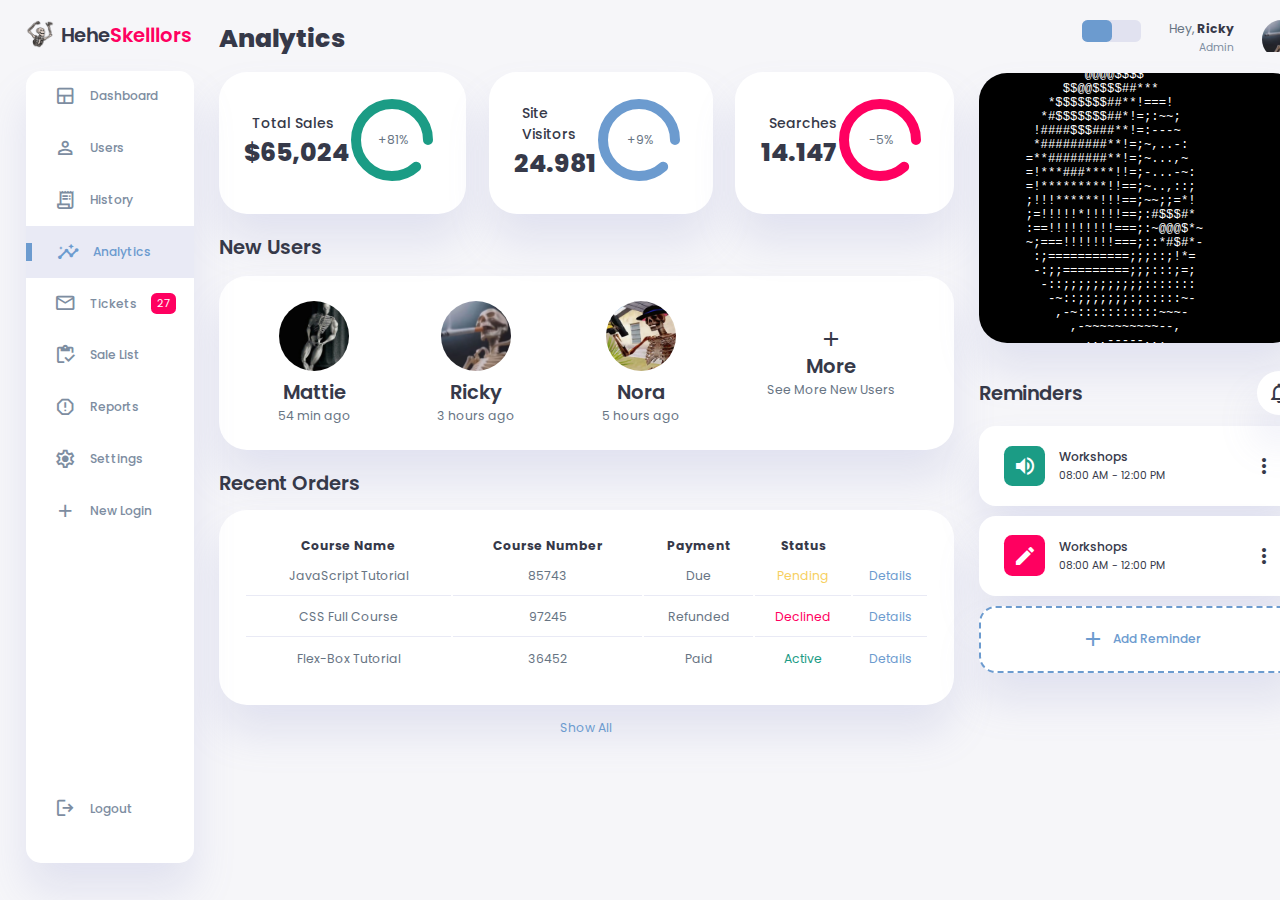
<file: Dashboard Custom/index.html>
<!DOCTYPE html>
 <html lang="en">
<head>
    <meta charset="UTF-8">
    <meta name="viewport" content="width=device-width, initial-scale=1.0">
    <title>Dashboard</title>
    <link rel="stylesheet" href="style.css">
    <link href="https://fonts.googleapis.com/icon?family=Material+Icons" rel="stylesheet">
    <link rel="stylesheet" href="https://fonts.googleapis.com/css2?family=Material+Symbols+Outlined:opsz,wght,FILL,GRAD@48,400,0,0" />
</head>

<body>


    <div class="container">
        <!-- Sidebar Section-->
        <aside>
            <div class="toggle">
                <div class="logo">
                    <img src="Images/AngryLogo.png" alt="Logo">
                    <h2>Hehe<span class="danger">Skelllors</span></h2>
                </div>
                <div class="close" id="close-btn">
                    <span class="material-symbols-outlined">
                        close
                    </span>
                </div>
            </div>
            <div class="sidebar">
                <a href="SubSites/Replacement/index.html">
                    <span class="material-symbols-outlined">
                        team_dashboard
                    </span>
                    <h3>Dashboard</h3>
                </a>
                <a href="SubSites/Replacement/index.html">
                    <span class="material-symbols-outlined">
                        person_outline
                    </span>
                    <h3>Users</h3>
                </a>
                <a href="SubSites/Replacement/index.html">
                    <span class="material-symbols-outlined">
                        receipt_long
                    </span>
                    <h3>History</h3>
                </a>
                <a href="SubSites/Replacement/index.html" class="active">
                    <span class="material-symbols-outlined">
                        insights
                    </span>
                    <h3>Analytics</h3>
                </a>
                <a href="SubSites/Replacement/index.html">
                    <span class="material-symbols-outlined">
                        mail_outline
                    </span>
                    <h3>Tickets</h3>
                    <span class="message-count">27</span>
                </a>
                <a href="SubSites/Replacement/index.html">
                    <span class="material-symbols-outlined">
                        inventory
                    </span>
                    <h3>Sale List</h3>
                </a>
                <a href="SubSites/Replacement/index.html">
                    <span class="material-symbols-outlined">
                        report
                    </span>
                    <h3>Reports</h3>
                </a>
                <a href="SubSites/Replacement/index.html">
                    <span class="material-symbols-outlined">
                        settings
                    </span>
                    <h3>Settings</h3>
                </a>
                <a href="SubSites/Replacement/index.html">
                    <span class="material-symbols-outlined">
                        add
                    </span>
                    <h3>New Login</h3>
                </a>
                <a href="SubSites/Replacement/index.html">
                    <span class="material-symbols-outlined">
                        logout
                    </span>
                    <h3>Logout</h3>
                </a>
            </div>
        </aside>
        <!-- End Of Sidebar Section-->

        <!--Main Content-->
        <main>
            <h1>Analytics</h1>
            <!-- Analyses -->
            <div class="analyze">
                <div class="sales">
                    <div class="status">
                        <div class="info">
                            <h3>Total Sales</h3>
                            <h1>$65,024</h1>
                        </div>
                        <div class="progress">
                            <svg>
                                <circle cx="38" cy="38" r="36"></circle>
                            </svg>
                            <div class="percentage">
                                <p>+81%</p>
                            </div>
                        </div>
                    </div>
                </div>
                <div class="visits">
                    <div class="status">
                        <div class="info">
                            <h3>Site Visitors</h3>
                            <h1>24.981</h1>
                        </div>
                        <div class="progress">
                            <svg>
                                <circle cx="38" cy="38" r="36"></circle>
                            </svg>
                            <div class="percentage">
                                <p>+9%</p>
                            </div>
                        </div>
                    </div>
                </div>
                <div class="searches">
                    <div class="status">
                        <div class="info">
                            <h3>Searches</h3>
                            <h1>14.147</h1>
                        </div>
                        <div class="progress">
                            <svg>
                                <circle cx="38" cy="38" r="36"></circle>
                            </svg>
                            <div class="percentage">
                                <p>-5%</p>
                            </div>
                        </div>
                    </div>
                </div>
            </div>
            <!-- End if Analyses-->

            <!-- New Users Section-->
            <div class="new-users">
                <h2>New Users</h2>
                <div class="user-list">
                    <div class="user">
                        <img src="Images/ThiccOrTreat.jpg">
                        <h2>Mattie</h2>
                        <p>54 min ago</p>
                    </div>
                    <div class="user">
                        <img src="Images/LivinLife.jpg">
                        <h2>Ricky</h2>
                        <p>3 hours ago</p>
                    </div>
                    <div class="user">
                        <img src="Images/ArmedRobbery.jpg">
                        <h2>Nora</h2>
                        <p>5 hours ago</p>
                    </div>
                    <div class="user">
                        <span class="material-symbols-outlined">
                            add
                        </span>
                        <h2>More</h2>
                        <p>See More New Users</p>
                    </div>
                </div>
            </div>
            <!-- End of New Users Section -->

            <!-- Recent Orders Table -->
            <div class="recent-orders">
                <h2>Recent Orders</h2>
                <table>
                    <thead>
                        <tr>
                            <th>Course Name</th>
                            <th>Course Number</th>
                            <th>Payment</th>
                            <th>Status</th>
                            <th></th>
                        </tr>
                    </thead>
                    <tbody></tbody>
                </table>
                <a href="SubSites/Replacement/index.html">Show All</a>
            </div>
            <!-- End Of Recent Orders -->

        </main>
        <!-- End of Main Content -->

        <!-- Right Section -->
        <div class="right-section">
            <div class="nav">
                <button id="menu-btn">
                    <span class="material-icons">
                        menu
                    </span>
                </button>
                <div class="dark-mode">
                    <span class="material-icons active">
                        light_mode
                    </span>
                    <span class="material-icons">
                        dark_mode
                    </span>
                </div>

                <div class="profile">
                    <div class="info">
                        <p>Hey,  <b>Ricky</b></p>
                        <small class="text-muted">Admin</small>
                    </div>
                    <div class="profile-photo">
                        <img src="Images/LivinLife.jpg">
                    </div>
                </div>

            </div>
            <!-- End of Nav -->

            <div class="user-profile">
                <div class="donut-container">
                    <pre id="donut"></pre>
                </div>
            </div>

            <div class="reminders">
                <div class="header">
                    <h2>Reminders</h2>
                    <span class="material-icons">
                        notifications_none
                    </span>
                </div>

                <div class="notification">
                    <div class="icon">
                        <span class="material-icons">
                            volume_up
                        </span>
                    </div>
                    <div class="content">
                        <div class="info">
                            <h3>Workshops</h3>
                            <small class="text_muted">
                                08:00 AM - 12:00 PM
                            </small>
                        </div>
                        <span class="material-icons">
                            more_vert
                        </span>
                    </div>
                </div>

                <div class="notification deactivate">
                    <div class="icon">
                        <span class="material-icons">
                            edit
                        </span>
                    </div>
                    <div class="content">
                        <div class="info">
                            <h3>Workshops</h3>
                            <small class="text_muted">
                                08:00 AM - 12:00 PM
                            </small>
                        </div>
                        <span class="material-icons">
                            more_vert
                        </span>
                    </div>
                </div>

                <div class="notification add-reminder">
                    <div>
                        <span class="material-icons">
                            add
                        </span> 
                        <h3>Add Reminder</h3>
                    </div>
                </div>

            </div>

        </div>


    </div>

    <script src="orders.js"></script>
    <script src="index.js"></script>
    <script src="SubSites/Animations/DonutScript.js"></script>
</body>

</html>
</file>
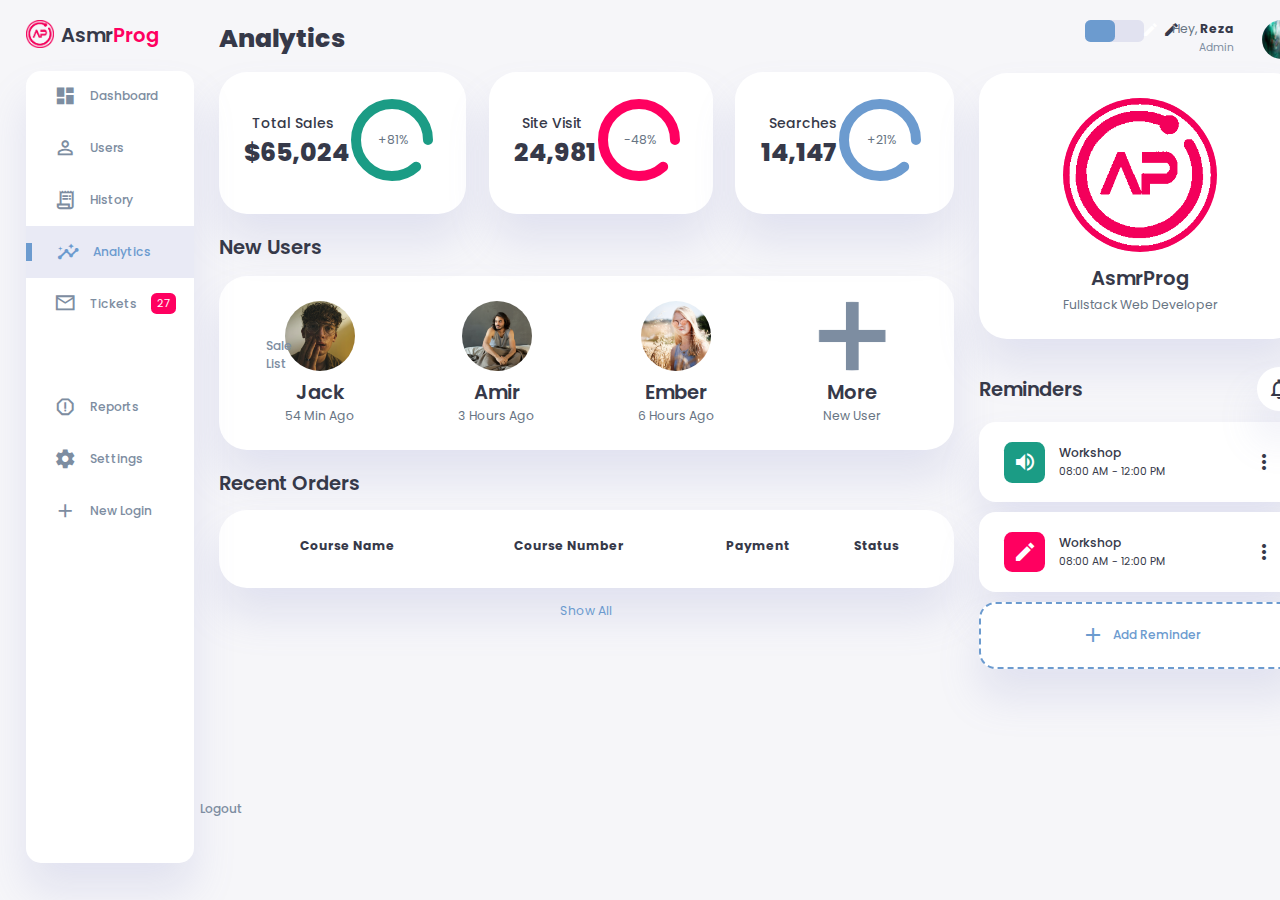
<file: Dashboard Custom/Admin Dashboard #01/index.html>
<!DOCTYPE html>
<html lang="en">

<head>
    <meta charset="UTF-8">
    <meta name="viewport" content="width=device-width, initial-scale=1.0">
    <link href="https://fonts.googleapis.com/icon?family=Material+Icons+Sharp" rel="stylesheet">
    <link rel="stylesheet" href="style.css">
    <title>Responsive Dashboard Design #1 | AsmrProg</title>
</head>

<body>

    <div class="container">
        <!-- Sidebar Section -->
        <aside>
            <div class="toggle">
                <div class="logo">
                    <img src="images/logo.png">
                    <h2>Asmr<span class="danger">Prog</span></h2>
                </div>
                <div class="close" id="close-btn">
                    <span class="material-icons-sharp">
                        close
                    </span>
                </div>
            </div>

            <div class="sidebar">
                <a href="#">
                    <span class="material-icons-sharp">
                        dashboard
                    </span>
                    <h3>Dashboard</h3>
                </a>
                <a href="#">
                    <span class="material-icons-sharp">
                        person_outline
                    </span>
                    <h3>Users</h3>
                </a>
                <a href="#">
                    <span class="material-icons-sharp">
                        receipt_long
                    </span>
                    <h3>History</h3>
                </a>
                <a href="#" class="active">
                    <span class="material-icons-sharp">
                        insights
                    </span>
                    <h3>Analytics</h3>
                </a>
                <a href="#">
                    <span class="material-icons-sharp">
                        mail_outline
                    </span>
                    <h3>Tickets</h3>
                    <span class="message-count">27</span>
                </a>
                <a href="#">
                    <span class="material-icons-sharp">
                        inventory
                    </span>
                    <h3>Sale List</h3>
                </a>
                <a href="#">
                    <span class="material-icons-sharp">
                        report_gmailerrorred
                    </span>
                    <h3>Reports</h3>
                </a>
                <a href="#">
                    <span class="material-icons-sharp">
                        settings
                    </span>
                    <h3>Settings</h3>
                </a>
                <a href="#">
                    <span class="material-icons-sharp">
                        add
                    </span>
                    <h3>New Login</h3>
                </a>
                <a href="#">
                    <span class="material-icons-sharp">
                        logout
                    </span>
                    <h3>Logout</h3>
                </a>
            </div>
        </aside>
        <!-- End of Sidebar Section -->

        <!-- Main Content -->
        <main>
            <h1>Analytics</h1>
            <!-- Analyses -->
            <div class="analyse">
                <div class="sales">
                    <div class="status">
                        <div class="info">
                            <h3>Total Sales</h3>
                            <h1>$65,024</h1>
                        </div>
                        <div class="progresss">
                            <svg>
                                <circle cx="38" cy="38" r="36"></circle>
                            </svg>
                            <div class="percentage">
                                <p>+81%</p>
                            </div>
                        </div>
                    </div>
                </div>
                <div class="visits">
                    <div class="status">
                        <div class="info">
                            <h3>Site Visit</h3>
                            <h1>24,981</h1>
                        </div>
                        <div class="progresss">
                            <svg>
                                <circle cx="38" cy="38" r="36"></circle>
                            </svg>
                            <div class="percentage">
                                <p>-48%</p>
                            </div>
                        </div>
                    </div>
                </div>
                <div class="searches">
                    <div class="status">
                        <div class="info">
                            <h3>Searches</h3>
                            <h1>14,147</h1>
                        </div>
                        <div class="progresss">
                            <svg>
                                <circle cx="38" cy="38" r="36"></circle>
                            </svg>
                            <div class="percentage">
                                <p>+21%</p>
                            </div>
                        </div>
                    </div>
                </div>
            </div>
            <!-- End of Analyses -->

            <!-- New Users Section -->
            <div class="new-users">
                <h2>New Users</h2>
                <div class="user-list">
                    <div class="user">
                        <img src="images/profile-2.jpg">
                        <h2>Jack</h2>
                        <p>54 Min Ago</p>
                    </div>
                    <div class="user">
                        <img src="images/profile-3.jpg">
                        <h2>Amir</h2>
                        <p>3 Hours Ago</p>
                    </div>
                    <div class="user">
                        <img src="images/profile-4.jpg">
                        <h2>Ember</h2>
                        <p>6 Hours Ago</p>
                    </div>
                    <div class="user">
                        <img src="images/plus.png">
                        <h2>More</h2>
                        <p>New User</p>
                    </div>
                </div>
            </div>
            <!-- End of New Users Section -->

            <!-- Recent Orders Table -->
            <div class="recent-orders">
                <h2>Recent Orders</h2>
                <table>
                    <thead>
                        <tr>
                            <th>Course Name</th>
                            <th>Course Number</th>
                            <th>Payment</th>
                            <th>Status</th>
                            <th></th>
                        </tr>
                    </thead>
                    <tbody></tbody>
                </table>
                <a href="#">Show All</a>
            </div>
            <!-- End of Recent Orders -->

        </main>
        <!-- End of Main Content -->

        <!-- Right Section -->
        <div class="right-section">
            <div class="nav">
                <button id="menu-btn">
                    <span class="material-icons-sharp">
                        menu
                    </span>
                </button>
                <div class="dark-mode">
                    <span class="material-icons-sharp active">
                        light_mode
                    </span>
                    <span class="material-icons-sharp">
                        dark_mode
                    </span>
                </div>

                <div class="profile">
                    <div class="info">
                        <p>Hey, <b>Reza</b></p>
                        <small class="text-muted">Admin</small>
                    </div>
                    <div class="profile-photo">
                        <img src="images/profile-1.jpg">
                    </div>
                </div>

            </div>
            <!-- End of Nav -->

            <div class="user-profile">
                <div class="logo">
                    <img src="images/logo.png">
                    <h2>AsmrProg</h2>
                    <p>Fullstack Web Developer</p>
                </div>
            </div>

            <div class="reminders">
                <div class="header">
                    <h2>Reminders</h2>
                    <span class="material-icons-sharp">
                        notifications_none
                    </span>
                </div>

                <div class="notification">
                    <div class="icon">
                        <span class="material-icons-sharp">
                            volume_up
                        </span>
                    </div>
                    <div class="content">
                        <div class="info">
                            <h3>Workshop</h3>
                            <small class="text_muted">
                                08:00 AM - 12:00 PM
                            </small>
                        </div>
                        <span class="material-icons-sharp">
                            more_vert
                        </span>
                    </div>
                </div>

                <div class="notification deactive">
                    <div class="icon">
                        <span class="material-icons-sharp">
                            edit
                        </span>
                    </div>
                    <div class="content">
                        <div class="info">
                            <h3>Workshop</h3>
                            <small class="text_muted">
                                08:00 AM - 12:00 PM
                            </small>
                        </div>
                        <span class="material-icons-sharp">
                            more_vert
                        </span>
                    </div>
                </div>

                <div class="notification add-reminder">
                    <div>
                        <span class="material-icons-sharp">
                            add
                        </span>
                        <h3>Add Reminder</h3>
                    </div>
                </div>

            </div>

        </div>


    </div>

    <script src="orders.js"></script>
    <script src="index.js"></script>
</body>

</html>
</file>
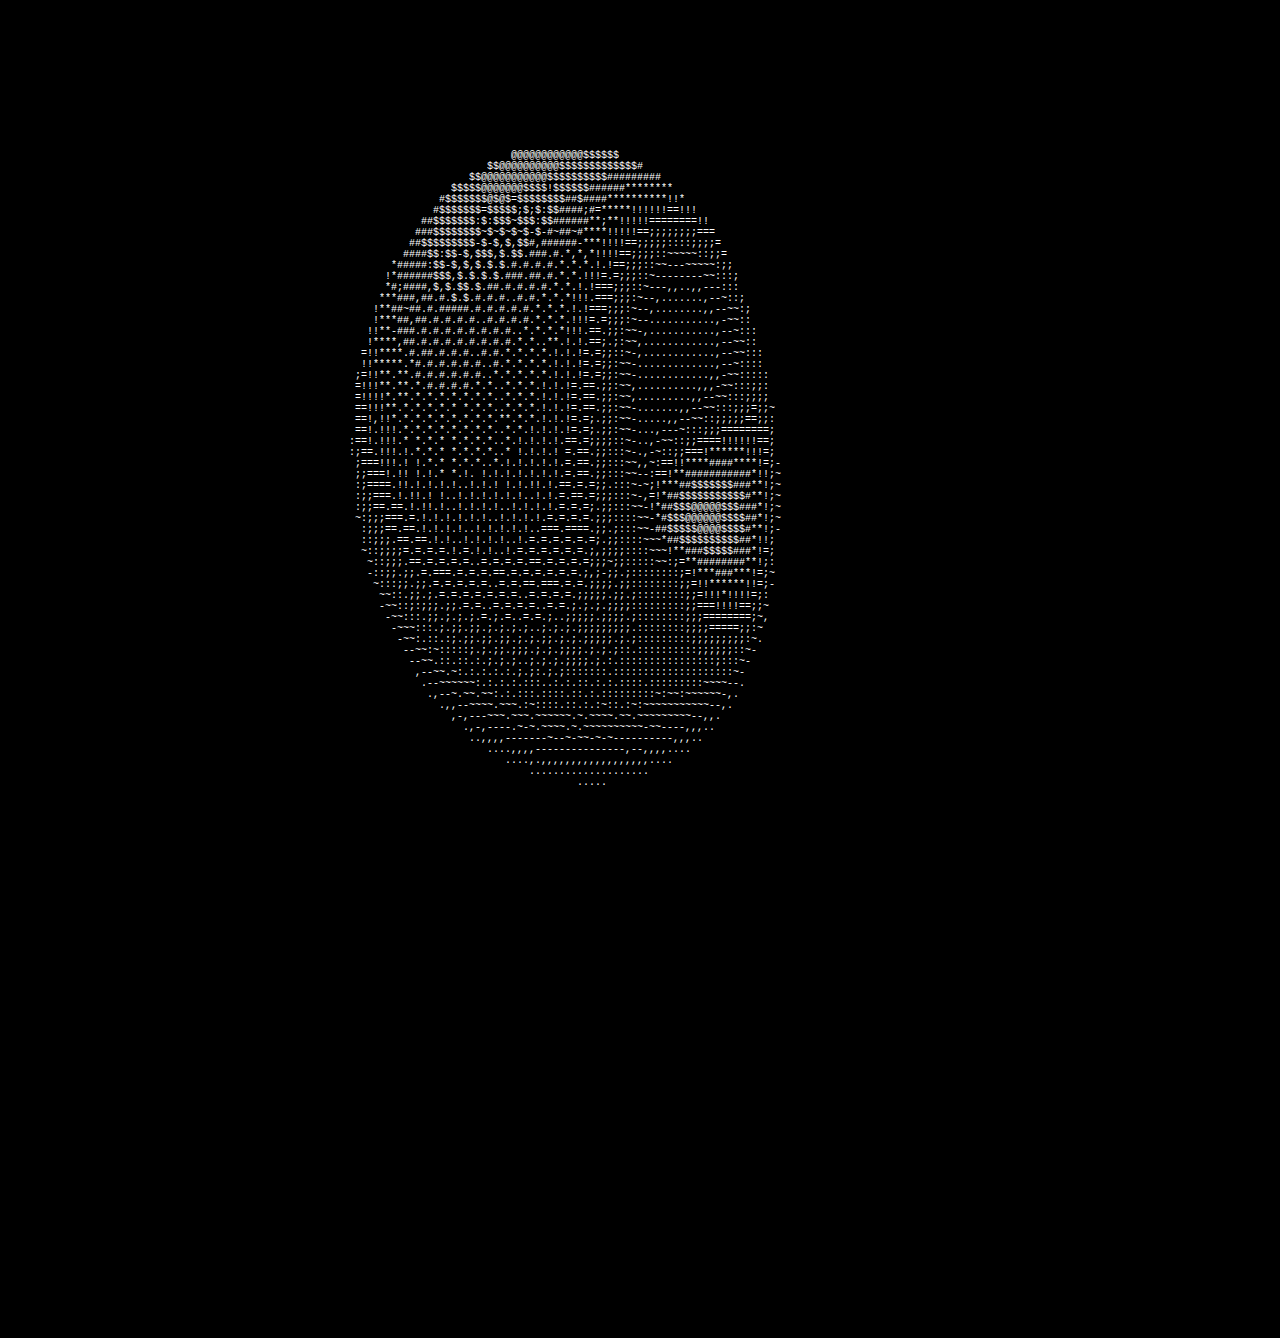
<file: Dashboard Custom/SubSites/Replacement/index.html>
<!DOCTYPE html>
<html lang="en">
<head>
    <meta charset="UTF-8">
    <meta http-equiv="X-UA-Compatible" content="IE=edge">
    <meta name="viewport" content="width=device-width, initial-scale=1.0">
    <link rel="stylesheet" href="style.css">
    <title>ASCII Donut</title>
</head>

<body>

    <div class="donut-container">
        <pre id="donut"></pre>
    </div>

    <script src="index.js"></script>
</body>

</html>
</file>
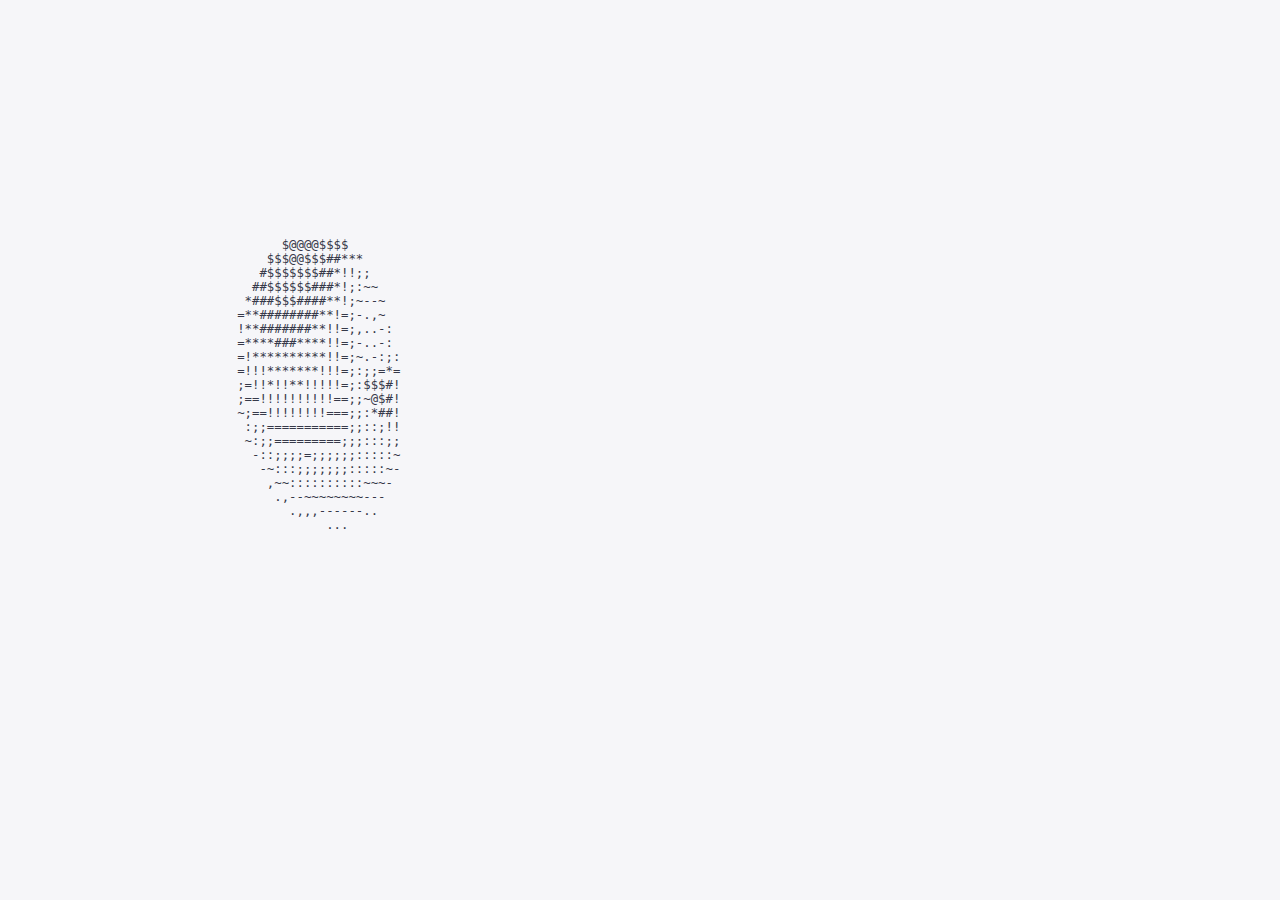
<file: Dashboard Custom/indexDonut.html>
<!DOCTYPE html>
<html lang="en">
<head>
    <meta charset="UTF-8">
    <meta http-equiv="X-UA-Compatible" content="IE=edge">
    <meta name="viewport" content="width=device-width, initial-scale=1.0">
    <link rel="stylesheet" href="style.css">
    <title>ASCII Donut</title>
</head>

<body>

    <div class="donut-container">
        <pre id="donut"></pre>
    </div>

    <script src="SubSites/Animations/DonutScript.js"></script>
</body>

</html>
</file>
<file: Dashboard Custom/style.css>
@import url('https://fonts.googleapis.com/css2?family=Poppins:wght@300;400;500;600;700;800&display=swap');

:root{
    --color-primary: #6C9BCF;
    --color-danger: #FF0060;
    --color-success: #1B9C85;
    --color-warning: #F7D060;
    --color-white: #fff;
    --color-info-dark: #7d8da1;
    --color-dark: #363949;
    --color-light: rgba(132, 139, 200, 0.18);
    --color-dark-variant: #677483;
    --color-background: #f6f6f9;

    --card-border-radius: 2rem;
    --border-radius-1: 0.4rem;
    --border-radius-2: 1.2rem;

    --card-padding: 1.8rem;
    --padding-1: 1.2rem;

    --box-shadow: 0 2rem 3rem var(--color-light);
}

.dark-mode-variables{
    --color-background: #181a1e;
    --color-white: #202528;
    --color-dark: #edeffd;
    --color-dark-variant: #a3bdcc;
    --color-light: rgba(0, 0, 0, 0.4);
    --box-shadow: 0 2rem 3rem var(--color-light);
}

*{
    margin: 0;
    padding: 0;
    outline: 0;
    appearance: 0;
    border: 0;
    text-decoration: none;
    box-sizing: border-box;
}

html{
    font-size: 14px;
}

body{
    width: 100vw;
    height: 100vh;
    font-family: 'Poppins', sans-serif;
    font-size: 0.88rem;
    user-select: none;
    overflow-x: hidden;
    color: var(--color-dark);
    background-color: var(--color-background);
}

a{
    color: var(--color-dark);
}

img{
    display: block;
    width: 100%;
    object-fit: cover;
}

h1{
    font-weight: 800;
    font-size: 1.8rem;
}

h2{
    font-weight: 600;
    font-size: 1.4rem;
}

h3{
    font-weight: 500;
    font-size: 0.87rem;
}

small{
    font-size: 0.76rem;
}

p{
    color: var(--color-dark-variant);
}

b{
    color: var(--color-dark);
}

.text-muted{
    color: var(--color-info-dark);
}

.primary{
    color: var(--color-primary);
}

.danger{
    color: var(--color-danger);
}

.success{
    color: var(--color-success);
}

.warning{
    color: var(--color-warning);
}

.container{
    display: grid;
    width: 96%;
    margin: 0 auto;
    gap: 1.8rem;
    grid-template-columns: 12rem auto 23rem;
}

aside{
    height: 100vh;
}

aside .toggle{
    display: flex;
    align-items: center;
    justify-content: space-between;
    margin-top: 1.4rem;
}

aside .toggle .logo{
    display: flex;
    gap: 0.5rem;
}

aside .toggle .logo img{
    width: 2rem;
    height: 2rem;
}

aside .toggle .close{
    padding-right: 1rem;
    display: none;
}

aside .sidebar{
    display: flex;
    flex-direction: column;
    background-color: var(--color-white);
    box-shadow: var(--box-shadow);
    border-radius: 15px;
    height: 88vh;
    position: relative;
    top: 1.5rem;
    transition: all 0.3s ease;
}

aside .sidebar:hover{
    box-shadow: none;
}

aside .sidebar a{
    display: flex;
    align-items: center;
    color: var(--color-info-dark);
    height: 3.7rem;
    gap: 1rem;
    position: relative;
    margin-left: 2rem;
    transition: all 0.3s ease;
}

aside .sidebar a span{
    font-size: 1.6rem;
    transition: all 0.3s ease;
}

aside .sidebar a:last-child{
    position: absolute;
    bottom: 2rem;
    width: 100%;
}

aside .sidebar a.active{
    width: 100%;
    color: var(--color-primary);
    background-color: var(--color-light);
    margin-left: 0;
}

aside .sidebar a.active::before{
    content: '';
    width: 6px;
    height: 18px;
    background-color: var(--color-primary);
}

aside .sidebar a.active span{
    color: var(--color-primary);
    margin-left: calc(1rem - 3px);
}

aside .sidebar a:hover{
    color: var(--color-primary);
}

aside .sidebar a:hover span{
    margin-left: 0.6rem;
}

aside .sidebar .message-count{
    background-color: var(--color-danger);
    padding: 2px 6px;
    color: var(--color-white);
    font-size: 11px;
    border-radius: var(--border-radius-1);
}

main{
    margin-top: 1.4rem;
}

main .analyze{
    display: grid;
    grid-template-columns: repeat(3, 1fr);
    gap: 1.6rem;
}

main .analyze > div{
    background-color: var(--color-white);
    padding: var(--card-padding);
    border-radius: var(--card-border-radius);
    margin-top: 1rem;
    box-shadow: var(--box-shadow);
    cursor: pointer;
    transition: all 0.3s ease;
}

main .analyze > div:hover{
    box-shadow: none;
}

main .analyze > div .status{
    display: flex;
    align-items: center;
    justify-content: space-between;
}

main .analyze h3{
    margin-left: 0.6rem;
    font-size: 1rem;
}

main .analyze .progress{
    position: relative;
    width: 92px;
    height: 92px;
    border-radius: 50%;
}

main .analyze svg{
    width: 7rem;
    height: 7rem;
}

main .analyze svg circle{
    fill: none;
    stroke-width: 10;
    stroke-linecap: round;
    transform: translate(5px, 5px);
}

main .analyze .sales svg circle{
    stroke: var(--color-success);
    stroke-dashoffset: -30;
    stroke-dasharray: 200;
}

main .analyze .visits svg circle{
    stroke: var(--color-primary);
    stroke-dashoffset: -30;
    stroke-dasharray: 200;
}

main .analyze .searches svg circle{
    stroke: var(--color-danger);
    stroke-dashoffset: -30;
    stroke-dasharray: 200;
}

main .analyze .progress .percentage{
    position: absolute;
    top: -3px;
    left: -1px;
    display: flex;
    align-items: center;
    justify-content: center;
    height: 100%;
    width: 100%;
}

main .new-users{
    margin-top: 1.3rem;
}

main .new-users .user-list{
    background-color: var(--color-white);
    padding: var(--card-padding);
    border-radius: var(--card-border-radius);
    margin-top: 1rem;
    box-shadow: var(--box-shadow);
    display: flex;
    justify-content: space-around;
    flex-wrap: wrap;
    gap: 1.4rem;
    cursor: pointer;
    transition: all 0.3s ease;
}

main .new-users .user-list:hover{
    box-shadow: none;
}

main .new-users .user-list .user{
    display: flex;
    flex-direction: column;
    align-items: center;
    justify-content: center;
}

main .new-users .user-list .user img{
    width: 5rem;
    height: 5rem;
    margin-bottom: 0.4rem;
    border-radius: 50%;
}

main .recent-orders{
    margin-top: 1.3rem;
}

main .recent-orders h2{
    margin-bottom: 0.8rem;
}

main .recent-orders table{
    background-color: var(--color-white);
    width: 100%;
    padding: var(--card-padding);
    text-align: center;
    box-shadow: var(--box-shadow);
    border-radius: var(--card-border-radius);
    transition: all 0.3s ease;
}

main .recent-orders table:hover{
    box-shadow: none;
}

main table tbody td{
    height: 2.8rem;
    border-bottom: 1px solid var(--color-light);
    color: var(--color-dark-variant);
}

main table tbody tr:last-child td{
    border: none;
}

main .recent-orders a{
    text-align: center;
    display: block;
    margin: 1rem auto;
    color: var(--color-primary);
}

.right-section{
    margin-top: 1.4rem;
}

.right-section .nav{
    display: flex;
    justify-content: end;
    gap: 2rem;
}

.right-section .nav button{
    display: none;
}

.right-section .dark-mode{
    background-color: var(--color-light);
    display: flex;
    justify-content: space-between;
    align-items: center;
    height: 1.6rem;
    width: 4.2rem;
    cursor: pointer;
    border-radius: var(--border-radius-1);
}

.right-section .dark-mode span{
    font-size: 1.2rem;
    width: 50%;
    height: 100%;
    display: flex;
    align-items: center;
    justify-content: center;
}

.right-section .dark-mode span.active{
    background-color: var(--color-primary);
    color: white;
    border-radius: var(--border-radius-1);
}

.right-section .nav .profile{
    display: flex;
    gap: 2rem;
    text-align: right;
}

.right-section .nav .profile .profile-photo{
    width: 2.8rem;
    height: 2.8rem;
    border-radius: 50%;
    overflow: hidden;
}

.right-section .user-profile{
    display: flex;
    justify-content: center;
    text-align: center;
    margin-top: 1rem;
    background-color: #000;
    color: #ffffff;
    height: 30vh;
    overflow: hidden;
    padding: var(--card-padding);
    border-radius: var(--card-border-radius);
    box-shadow: var(--box-shadow);
    cursor: pointer;
    transition: all 0.3s ease;
}

.right-section .user-profile .pre{
    font-family: monospace;
    font-size: 5px;    
}

.right-section .user-profile .donut-container{
    display: flex;
    align-items: center;
    justify-content: center;
    height: auto;
}

.right-section .user-profile:hover{
    box-shadow: none;
}

.right-section .user-profile img{
    width: 11rem;
    height: auto;
    margin-bottom: 0.8rem;
    border-radius: 50%;
}

.right-section .user-profile h2{
    margin-bottom: 0.2rem;
}

.right-section .reminders{
    margin-top: 2rem;
}

.right-section .reminders .header{
    display: flex;
    align-items: center;
    justify-content: space-between;
    margin-bottom: 0.8rem;
}

.right-section .reminders .header span{
    padding: 10px;
    box-shadow: var(--box-shadow);
    background-color: var(--color-white);
    border-radius: 50%;
}

.right-section .reminders .notification{
    background-color: var(--color-white);
    display: flex;
    align-items: center;
    gap: 1rem;
    margin-bottom: 0.7rem;
    padding: 1.4rem var(--card-padding);
    border-radius: var(--border-radius-2);
    box-shadow: var(--box-shadow);
    cursor: pointer;
    transition: all 0.3s ease;
}

.right-section .reminders .notification:hover{
    box-shadow: none;
}

.right-section .reminders .notification .content{
    display: flex;
    justify-content: space-between;
    align-items: center;
    margin: 0;
    width: 100%;
}

.right-section .reminders .notification .icon{
    padding: 0.6rem;
    color: var(--color-white);
    background-color: var(--color-success);
    border-radius: 20%;
    display: flex;
}

.right-section .reminders .notification.deactivate .icon{
    background-color: var(--color-danger);
}

.right-section .reminders .add-reminder{
    background-color: var(--color-white);
    border: 2px dashed var(--color-primary);
    color: var(--color-primary);
    display: flex;
    align-items: center;
    justify-content: center;
    cursor: pointer;
}

.right-section .reminders .add-reminder:hover{
    background-color: var(--color-primary);
    color: white;
}

.right-section .reminders .add-reminder div{
    display: flex;
    align-items: center;
    gap: 0.6rem;
}

@media screen and (max-width: 1200px) {
    .container{
        width: 95%;
        grid-template-columns: 7rem auto 23rem;
    }

    aside .logo h2{
        display: none;
    }

    aside .sidebar h3{
        display: none;
    }

    aside .sidebar a{
        width: 5.6rem;
    }

    aside .sidebar a:last-child{
        position: relative;
        margin-top: 1.8rem;
    }

    main .analyze{
        grid-template-columns: 1fr;
        gap: 0;
    }

    main .new-users .user-list .user{
        flex-basis: 40%;
    }

    main .recent-orders {
        width: 94%;
        position: absolute;
        left: 50%;
        transform: translateX(-50%);
        margin: 2rem 0 0 0.8rem;
    }

    main .recent-orders table{
        width: 83vw;
    }

    main table thead tr th:last-child,
    main table thead tr th:first-child{
        display: none;
    }

    main table tbody tr td:last-child,
    main table tbody tr td:first-child{
        display: none;
    }

}

@media screen and (max-width: 768px) {
    .container{
        width: 100%;
        grid-template-columns: 1fr;
        padding: 0 var(--padding-1);
    }

    aside{
        position: fixed;
        background-color: var(--color-white);
        width: 15rem;
        z-index: 3;
        box-shadow: 1rem 3rem 4rem var(--color-light);
        height: 100vh;
        left: -100%;
        display: none;
        animation: showMenu 0.4s ease forwards;
    }

    @keyframes showMenu {
       to{
        left: 0;
       } 
    }

    aside .logo{
        margin-left: 1rem;
    }

    aside .logo h2{
        display: inline;
    }

    aside .sidebar h3{
        display: inline;
    }

    aside .sidebar a{
        width: 100%;
        height: 3.4rem;
    }

    aside .sidebar a:last-child{
        position: absolute;
        bottom: 5rem;
    }

    aside .toggle .close{
        display: inline-block;
        cursor: pointer;
    }

    main{
        margin-top: 8rem;
        padding: 0 1rem;
    }

    main .new-users .user-list .user{
        flex-basis: 35%;
    }

    main .recent-orders{
        position: relative;
        margin: 3rem 0 0 0;
        width: 100%;
    }

    main .recent-orders table{
        width: 100%;
        margin: 0;
    }

    .right-section{
        width: 94%;
        margin: 0 auto 4rem;
    }

    .right-section .nav{
        position: fixed;
        top: 0;
        left: 0;
        align-items: center;
        background-color: var(--color-white);
        padding: 0 var(--padding-1);
        height: 4.6rem;
        width: 100%;
        z-index: 2;
        box-shadow: 0 1rem 1rem var(--color-light);
        margin: 0;
    }

    .right-section .nav .dark-mode{
        width: 4.4rem;
        position: absolute;
        left: 66%;
    }

    .right-section .profile .info{
        display: none;
    }

    .right-section .nav button{
        display: inline-block;
        background-color: transparent;
        cursor: pointer;
        color: var(--color-dark);
        position: absolute;
        left: 1rem;
    }

    .right-section .nav button span{
        font-size: 2rem;
    }

}
</file>
<file: Dashboard Custom/Admin Dashboard #01/style.css>
@import url('https://fonts.googleapis.com/css2?family=Poppins:wght@300;400;500;600;700;800&display=swap');

:root{
    --color-primary: #6C9BCF;
    --color-danger: #FF0060;
    --color-success: #1B9C85;
    --color-warning: #F7D060;
    --color-white: #fff;
    --color-info-dark: #7d8da1;
    --color-dark: #363949;
    --color-light: rgba(132, 139, 200, 0.18);
    --color-dark-variant: #677483;
    --color-background: #f6f6f9;

    --card-border-radius: 2rem;
    --border-radius-1: 0.4rem;
    --border-radius-2: 1.2rem;

    --card-padding: 1.8rem;
    --padding-1: 1.2rem;

    --box-shadow: 0 2rem 3rem var(--color-light);
}

.dark-mode-variables{
    --color-background: #181a1e;
    --color-white: #202528;
    --color-dark: #edeffd;
    --color-dark-variant: #a3bdcc;
    --color-light: rgba(0, 0, 0, 0.4);
    --box-shadow: 0 2rem 3rem var(--color-light);
}

*{
    margin: 0;
    padding: 0;
    outline: 0;
    appearance: 0;
    border: 0;
    text-decoration: none;
    box-sizing: border-box;
}

html{
    font-size: 14px;
}

body{
    width: 100vw;
    height: 100vh;
    font-family: 'Poppins', sans-serif;
    font-size: 0.88rem;
    user-select: none;
    overflow-x: hidden;
    color: var(--color-dark);
    background-color: var(--color-background);
}

a{
    color: var(--color-dark);
}

img{
    display: block;
    width: 100%;
    object-fit: cover;
}

h1{
    font-weight: 800;
    font-size: 1.8rem;
}

h2{
    font-weight: 600;
    font-size: 1.4rem;
}

h3{
    font-weight: 500;
    font-size: 0.87rem;
}

small{
    font-size: 0.76rem;
}

p{
    color: var(--color-dark-variant);
}

b{
    color: var(--color-dark);
}

.text-muted{
    color: var(--color-info-dark);
}

.primary{
    color: var(--color-primary);
}

.danger{
    color: var(--color-danger);
}

.success{
    color: var(--color-success);
}

.warning{
    color: var(--color-warning);
}

.container{
    display: grid;
    width: 96%;
    margin: 0 auto;
    gap: 1.8rem;
    grid-template-columns: 12rem auto 23rem;
}

aside{
    height: 100vh;
}

aside .toggle{
    display: flex;
    align-items: center;
    justify-content: space-between;
    margin-top: 1.4rem;
}

aside .toggle .logo{
    display: flex;
    gap: 0.5rem;
}

aside .toggle .logo img{
    width: 2rem;
    height: 2rem;
}

aside .toggle .close{
    padding-right: 1rem;
    display: none;
}

aside .sidebar{
    display: flex;
    flex-direction: column;
    background-color: var(--color-white);
    box-shadow: var(--box-shadow);
    border-radius: 15px;
    height: 88vh;
    position: relative;
    top: 1.5rem;
    transition: all 0.3s ease;
}

aside .sidebar:hover{
    box-shadow: none;
}

aside .sidebar a{
    display: flex;
    align-items: center;
    color: var(--color-info-dark);
    height: 3.7rem;
    gap: 1rem;
    position: relative;
    margin-left: 2rem;
    transition: all 0.3s ease;
}

aside .sidebar a span{
    font-size: 1.6rem;
    transition: all 0.3s ease;
}

aside .sidebar a:last-child{
    position: absolute;
    bottom: 2rem;
    width: 100%;
}

aside .sidebar a.active{
    width: 100%;
    color: var(--color-primary);
    background-color: var(--color-light);
    margin-left: 0;
}

aside .sidebar a.active::before{
    content: '';
    width: 6px;
    height: 18px;
    background-color: var(--color-primary);
}

aside .sidebar a.active span{
    color: var(--color-primary);
    margin-left: calc(1rem - 3px);
}

aside .sidebar a:hover{
    color: var(--color-primary);
}

aside .sidebar a:hover span{
    margin-left: 0.6rem;
}

aside .sidebar .message-count{
    background-color: var(--color-danger);
    padding: 2px 6px;
    color: var(--color-white);
    font-size: 11px;
    border-radius: var(--border-radius-1);
}

main{
    margin-top: 1.4rem;
}

main .analyse{
    display: grid;
    grid-template-columns: repeat(3, 1fr);
    gap: 1.6rem;
}

main .analyse > div{
    background-color: var(--color-white);
    padding: var(--card-padding);
    border-radius: var(--card-border-radius);
    margin-top: 1rem;
    box-shadow: var(--box-shadow);
    cursor: pointer;
    transition: all 0.3s ease;
}

main .analyse > div:hover{
    box-shadow: none;
}

main .analyse > div .status{
    display: flex;
    align-items: center;
    justify-content: space-between;
}

main .analyse h3{
    margin-left: 0.6rem;
    font-size: 1rem;
}

main .analyse .progresss{
    position: relative;
    width: 92px;
    height: 92px;
    border-radius: 50%;
}

main .analyse svg{
    width: 7rem;
    height: 7rem;
}

main .analyse svg circle{
    fill: none;
    stroke-width: 10;
    stroke-linecap: round;
    transform: translate(5px, 5px);
}

main .analyse .sales svg circle{
    stroke: var(--color-success);
    stroke-dashoffset: -30;
    stroke-dasharray: 200;
}

main .analyse .visits svg circle{
    stroke: var(--color-danger);
    stroke-dashoffset: -30;
    stroke-dasharray: 200;
}

main .analyse .searches svg circle{
    stroke: var(--color-primary);
    stroke-dashoffset: -30;
    stroke-dasharray: 200;
}

main .analyse .progresss .percentage{
    position: absolute;
    top: -3px;
    left: -1px;
    display: flex;
    align-items: center;
    justify-content: center;
    height: 100%;
    width: 100%;
}

main .new-users{
    margin-top: 1.3rem;
}

main .new-users .user-list{
    background-color: var(--color-white);
    padding: var(--card-padding);
    border-radius: var(--card-border-radius);
    margin-top: 1rem;
    box-shadow: var(--box-shadow);
    display: flex;
    justify-content: space-around;
    flex-wrap: wrap;
    gap: 1.4rem;
    cursor: pointer;
    transition: all 0.3s ease;
}

main .new-users .user-list:hover{
    box-shadow: none;
}

main .new-users .user-list .user{
    display: flex;
    flex-direction: column;
    align-items: center;
    justify-content: center;
}

main .new-users .user-list .user img{
    width: 5rem;
    height: 5rem;
    margin-bottom: 0.4rem;
    border-radius: 50%;
}

main .recent-orders{
    margin-top: 1.3rem;
}

main .recent-orders h2{
    margin-bottom: 0.8rem;
}

main .recent-orders table{
    background-color: var(--color-white);
    width: 100%;
    padding: var(--card-padding);
    text-align: center;
    box-shadow: var(--box-shadow);
    border-radius: var(--card-border-radius);
    transition: all 0.3s ease;
}

main .recent-orders table:hover{
    box-shadow: none;
}

main table tbody td{
    height: 2.8rem;
    border-bottom: 1px solid var(--color-light);
    color: var(--color-dark-variant);
}

main table tbody tr:last-child td{
    border: none;
}

main .recent-orders a{
    text-align: center;
    display: block;
    margin: 1rem auto;
    color: var(--color-primary);
}

.right-section{
    margin-top: 1.4rem;
}

.right-section .nav{
    display: flex;
    justify-content: end;
    gap: 2rem;
}

.right-section .nav button{
    display: none;
}

.right-section .dark-mode{
    background-color: var(--color-light);
    display: flex;
    justify-content: space-between;
    align-items: center;
    height: 1.6rem;
    width: 4.2rem;
    cursor: pointer;
    border-radius: var(--border-radius-1);
}

.right-section .dark-mode span{
    font-size: 1.2rem;
    width: 50%;
    height: 100%;
    display: flex;
    align-items: center;
    justify-content: center;
}

.right-section .dark-mode span.active{
    background-color: var(--color-primary);
    color: white;
    border-radius: var(--border-radius-1);
}

.right-section .nav .profile{
    display: flex;
    gap: 2rem;
    text-align: right;
}

.right-section .nav .profile .profile-photo{
    width: 2.8rem;
    height: 2.8rem;
    border-radius: 50%;
    overflow: hidden;
}

.right-section .user-profile{
    display: flex;
    justify-content: center;
    text-align: center;
    margin-top: 1rem;
    background-color: var(--color-white);
    padding: var(--card-padding);
    border-radius: var(--card-border-radius);
    box-shadow: var(--box-shadow);
    cursor: pointer;
    transition: all 0.3s ease;
}

.right-section .user-profile:hover{
    box-shadow: none;
}

.right-section .user-profile img{
    width: 11rem;
    height: auto;
    margin-bottom: 0.8rem;
    border-radius: 50%;
}

.right-section .user-profile h2{
    margin-bottom: 0.2rem;
}

.right-section .reminders{
    margin-top: 2rem;
}

.right-section .reminders .header{
    display: flex;
    align-items: center;
    justify-content: space-between;
    margin-bottom: 0.8rem;
}

.right-section .reminders .header span{
    padding: 10px;
    box-shadow: var(--box-shadow);
    background-color: var(--color-white);
    border-radius: 50%;
}

.right-section .reminders .notification{
    background-color: var(--color-white);
    display: flex;
    align-items: center;
    gap: 1rem;
    margin-bottom: 0.7rem;
    padding: 1.4rem var(--card-padding);
    border-radius: var(--border-radius-2);
    box-shadow: var(--box-shadow);
    cursor: pointer;
    transition: all 0.3s ease;
}

.right-section .reminders .notification:hover{
    box-shadow: none;
}

.right-section .reminders .notification .content{
    display: flex;
    justify-content: space-between;
    align-items: center;
    margin: 0;
    width: 100%;
}

.right-section .reminders .notification .icon{
    padding: 0.6rem;
    color: var(--color-white);
    background-color: var(--color-success);
    border-radius: 20%;
    display: flex;
}

.right-section .reminders .notification.deactive .icon{
    background-color: var(--color-danger);
}

.right-section .reminders .add-reminder{
    background-color: var(--color-white);
    border: 2px dashed var(--color-primary);
    color: var(--color-primary);
    display: flex;
    align-items: center;
    justify-content: center;
    cursor: pointer;
}

.right-section .reminders .add-reminder:hover{
    background-color: var(--color-primary);
    color: white;
}

.right-section .reminders .add-reminder div{
    display: flex;
    align-items: center;
    gap: 0.6rem;
}

@media screen and (max-width: 1200px) {
    .container{
        width: 95%;
        grid-template-columns: 7rem auto 23rem;
    }

    aside .logo h2{
        display: none;
    }

    aside .sidebar h3{
        display: none;
    }

    aside .sidebar a{
        width: 5.6rem;
    }

    aside .sidebar a:last-child{
        position: relative;
        margin-top: 1.8rem;
    }

    main .analyse{
        grid-template-columns: 1fr;
        gap: 0;
    }

    main .new-users .user-list .user{
        flex-basis: 40%;
    }

    main .recent-orders {
        width: 94%;
        position: absolute;
        left: 50%;
        transform: translateX(-50%);
        margin: 2rem 0 0 0.8rem;
    }

    main .recent-orders table{
        width: 83vw;
    }

    main table thead tr th:last-child,
    main table thead tr th:first-child{
        display: none;
    }

    main table tbody tr td:last-child,
    main table tbody tr td:first-child{
        display: none;
    }

}

@media screen and (max-width: 768px) {
    .container{
        width: 100%;
        grid-template-columns: 1fr;
        padding: 0 var(--padding-1);
    }

    aside{
        position: fixed;
        background-color: var(--color-white);
        width: 15rem;
        z-index: 3;
        box-shadow: 1rem 3rem 4rem var(--color-light);
        height: 100vh;
        left: -100%;
        display: none;
        animation: showMenu 0.4s ease forwards;
    }

    @keyframes showMenu {
       to{
        left: 0;
       } 
    }

    aside .logo{
        margin-left: 1rem;
    }

    aside .logo h2{
        display: inline;
    }

    aside .sidebar h3{
        display: inline;
    }

    aside .sidebar a{
        width: 100%;
        height: 3.4rem;
    }

    aside .sidebar a:last-child{
        position: absolute;
        bottom: 5rem;
    }

    aside .toggle .close{
        display: inline-block;
        cursor: pointer;
    }

    main{
        margin-top: 8rem;
        padding: 0 1rem;
    }

    main .new-users .user-list .user{
        flex-basis: 35%;
    }

    main .recent-orders{
        position: relative;
        margin: 3rem 0 0 0;
        width: 100%;
    }

    main .recent-orders table{
        width: 100%;
        margin: 0;
    }

    .right-section{
        width: 94%;
        margin: 0 auto 4rem;
    }

    .right-section .nav{
        position: fixed;
        top: 0;
        left: 0;
        align-items: center;
        background-color: var(--color-white);
        padding: 0 var(--padding-1);
        height: 4.6rem;
        width: 100%;
        z-index: 2;
        box-shadow: 0 1rem 1rem var(--color-light);
        margin: 0;
    }

    .right-section .nav .dark-mode{
        width: 4.4rem;
        position: absolute;
        left: 66%;
    }

    .right-section .profile .info{
        display: none;
    }

    .right-section .nav button{
        display: inline-block;
        background-color: transparent;
        cursor: pointer;
        color: var(--color-dark);
        position: absolute;
        left: 1rem;
    }

    .right-section .nav button span{
        font-size: 2rem;
    }

}
</file>
<file: Dashboard Custom/SubSites/Replacement/style.css>
body{
    background-color: #000;
    color: #ffffff;
    height: 100vh;
    overflow: hidden;
}

pre{
    font-family: monospace;
    font-size: 10px;    
}

.donut-container{
    display: flex;
    align-items: center;
    justify-content: center;
    height: 100%;
}
</file>
